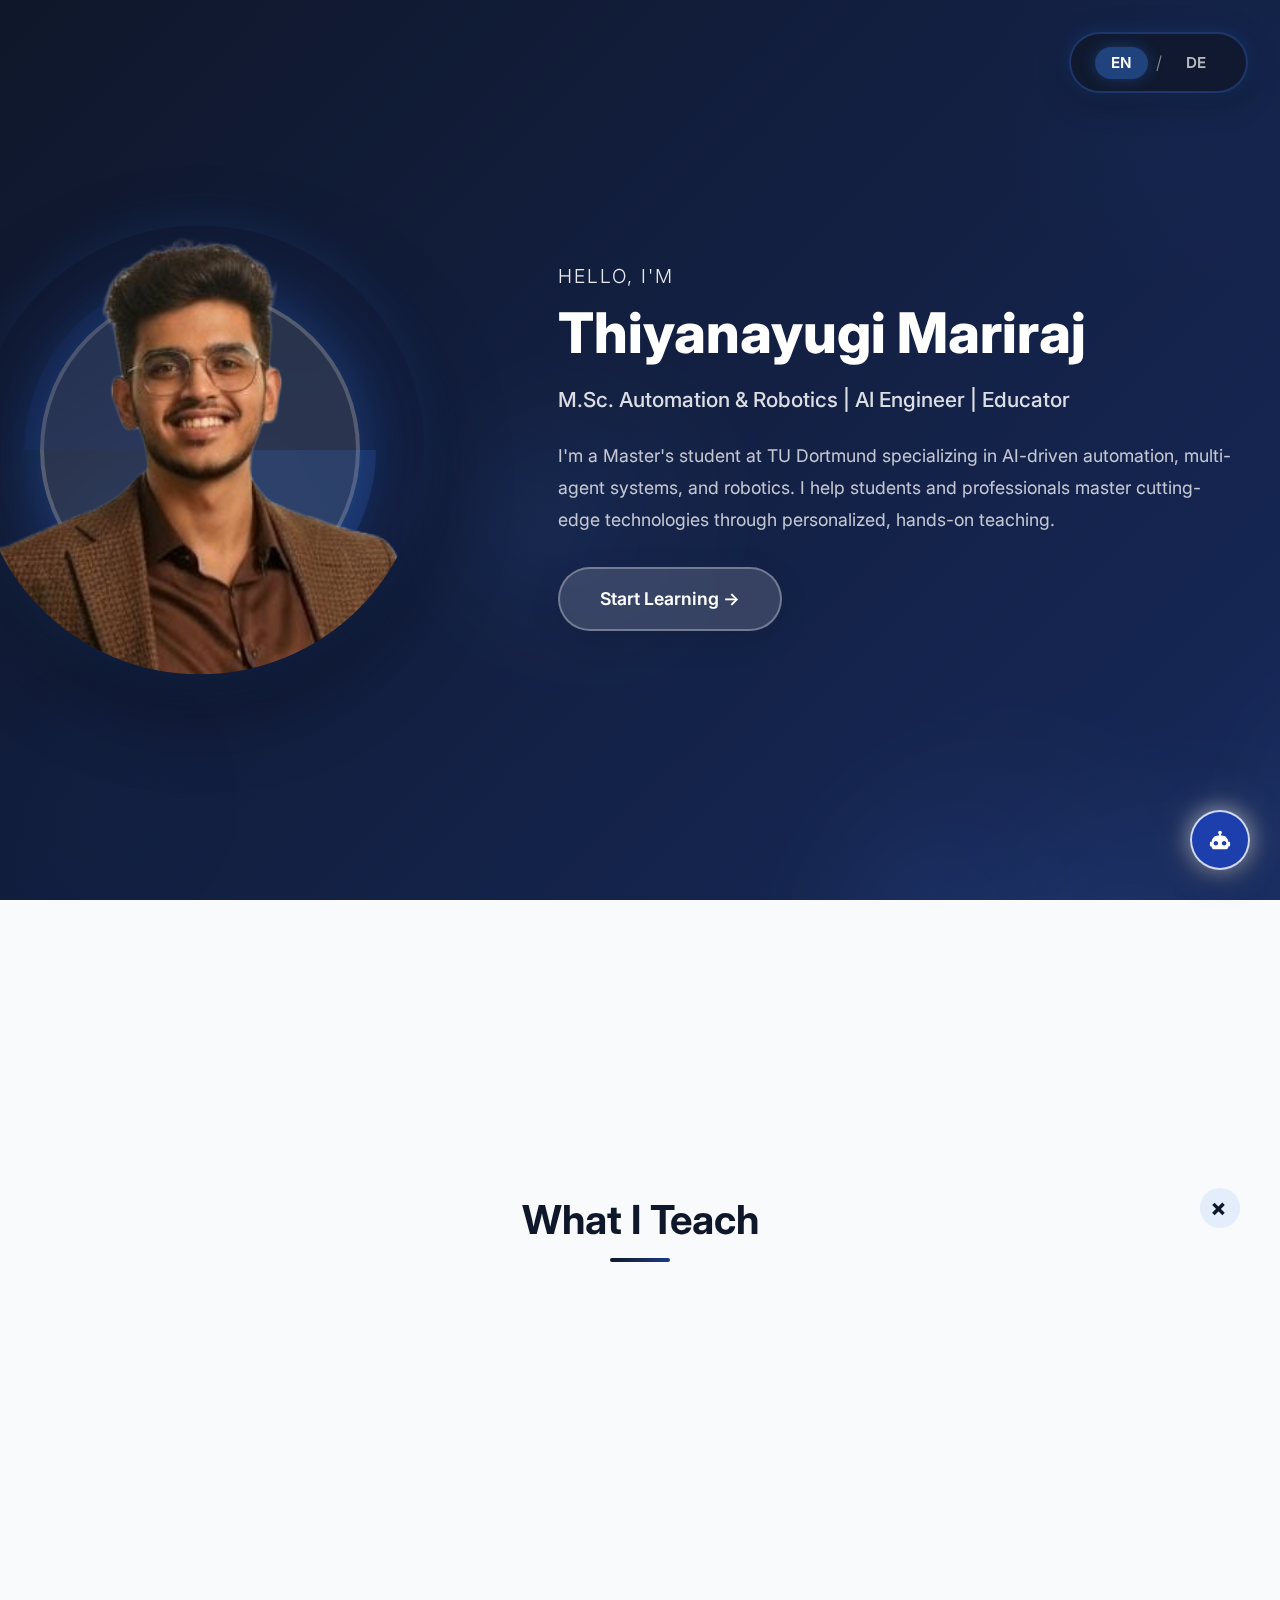
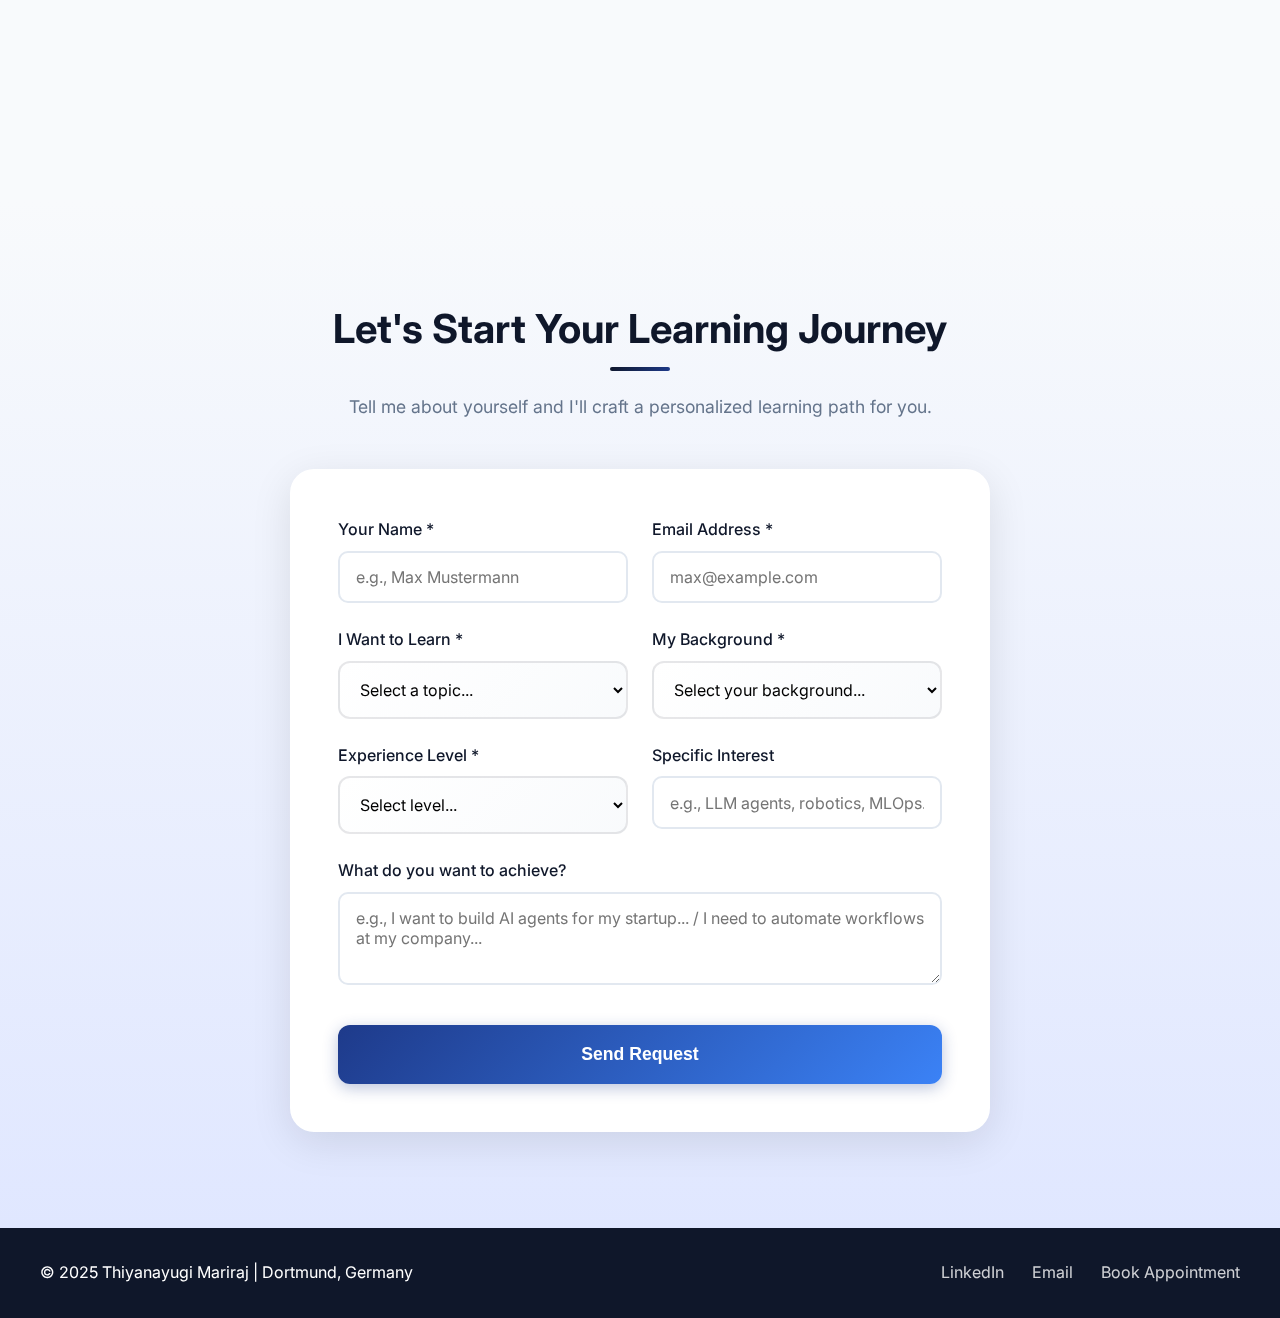
<file: frontend/index.html>
<!DOCTYPE html>
<html lang="en">

<head>
    <meta charset="UTF-8">
    <meta name="viewport" content="width=device-width, initial-scale=1.0">
    <meta name="description"
        content="Thiyanayugi Mariraj - AI & Automation Teaching. Master's student at TU Dortmund specializing in AI-driven automation, multi-agent systems, and robotics.">
    <title>Thiyanayugi Mariraj | AI & Automation Teaching</title>
    <link href="https://fonts.googleapis.com/css2?family=Inter:wght@300;400;500;600;700&display=swap" rel="stylesheet">
    <link rel="stylesheet" href="styles.css">
    <link rel="stylesheet" href="chatbot.css">
</head>

<body>
    <!-- Language Switcher -->
    <div class="language-switcher">
        <button class="lang-btn active" data-lang="en">EN</button>
        <span class="lang-separator">/</span>
        <button class="lang-btn" data-lang="de">DE</button>
    </div>

    <!-- Hero Section -->
    <section class="hero">
        <div class="hero-content">
            <div class="hero-image">
                <div class="image-placeholder">
                    <img src="profile.png" alt="Thiyanayugi Mariraj">
                </div>
            </div>
            <div class="hero-text">
                <p class="greeting">Hello, I'm</p>
                <h1>Thiyanayugi Mariraj</h1>
                <p class="tagline">M.Sc. Automation & Robotics | AI Engineer | Educator</p>
                <p class="intro">
                    I'm a Master's student at TU Dortmund specializing in AI-driven automation,
                    multi-agent systems, and robotics. I help students and professionals
                    master cutting-edge technologies through personalized, hands-on teaching.
                </p>
                <a href="#contact" class="cta-button">Start Learning →</a>
            </div>
        </div>
    </section>

    <!-- About Me Section -->
    <section class="about" id="about">
        <div class="about-container">
            <div class="about-header" onclick="toggleAbout()">
                <h2>About Me</h2>
                <span class="toggle-icon" id="about-toggle">+</span>
            </div>
            <div class="about-content" id="about-content">
                <div class="about-text">
                    <p class="intro-text">
                        With hands-on experience in both research and
                        industry,
                        I bridge the gap between cutting-edge AI research and practical engineering applications.
                    </p>

                    <div class="highlights">
                        <div class="highlight-item">
                            <div class="highlight-icon">🎓</div>
                            <div class="highlight-content">
                                <h4>Academic Excellence</h4>
                                <p>M.Sc. Automation & Robotics at TU Dortmund | B.E. Robotics & Automation from PSG
                                    College of Technology, India</p>
                            </div>
                        </div>

                        <div class="highlight-item">
                            <div class="highlight-icon">💼</div>
                            <div class="highlight-content">
                                <h4>Professional Experience</h4>
                                <p>Research Assistant at TU Dortmund's Information Processing Lab | Robotics Engineering
                                    Intern at Pricol Limited</p>
                            </div>
                        </div>

                        <div class="highlight-item">
                            <div class="highlight-icon">✅</div>
                            <div class="highlight-content">
                                <h4>Recent Achievement</h4>
                                <p>Completed Master's Thesis on 6G-enabled collaborative robotics with Graph Neural
                                    Networks for warehouse automation</p>
                            </div>
                        </div>
                    </div>

                    <div class="expertise-areas">
                        <h3>Core Competencies</h3>
                        <div class="competencies-grid">
                            <div class="competency-card">
                                <div class="competency-icon">🤖</div>
                                <h4>AI & Machine Learning</h4>
                                <ul>
                                    <li>LLM Fine-tuning & Prompt Engineering</li>
                                    <li>RAG & Vector Databases</li>
                                    <li>Multi-agent Systems (LangChain)</li>
                                    <li>Deep Learning (PyTorch/TensorFlow)</li>
                                    <li>Natural Language Processing</li>
                                </ul>
                            </div>
                            <div class="competency-card">
                                <div class="competency-icon">⚙️</div>
                                <h4>Robotics & Automation</h4>
                                <ul>
                                    <li>ROS Framework & Development</li>
                                    <li>Computer Vision & Object Detection</li>
                                    <li>Sensor Fusion & SLAM</li>
                                    <li>Path Planning & Navigation</li>
                                    <li>Industrial Automation Systems</li>
                                </ul>
                            </div>
                            <div class="competency-card">
                                <div class="competency-icon">💻</div>
                                <h4>Development & Deployment</h4>
                                <ul>
                                    <li>Python, C++, SQL</li>
                                    <li>AWS SageMaker & Cloud ML</li>
                                    <li>MLOps & Model Deployment</li>
                                    <li>Docker & Containerization</li>
                                    <li>Git, Linux, Agile Methods</li>
                                </ul>
                            </div>
                            <div class="competency-card">
                                <div class="competency-icon">🌍</div>
                                <h4>Communication</h4>
                                <ul>
                                    <li>English (Fluent/C2)</li>
                                    <li>German (B2)</li>
                                    <li>Tamil (Native)</li>
                                    <li>Technical Documentation</li>
                                    <li>Cross-functional Collaboration</li>
                                </ul>
                            </div>
                        </div>
                    </div>
                </div>
            </div>
        </div>
    </section>

        <!-- What I Teach Section -->
        <section class="services" id="services">
            <div class="services-header expanded" onclick="toggleServices()">
                <h2>What I Teach</h2>
                <span class="toggle-icon rotated" id="services-toggle">+</span>
            </div>
            
            <div class="services-content expanded" id="services-content">
                <div class="services-grid">
                    <div class="service-card">
                        <div class="icon">🔧</div>
                        <h3>Automation</h3>
                        <ul>
                            <li>Industrial Process Automation</li>
                            <li>Python Workflow Automation</li>
                            <li>PLC Programming & SCADA</li>
                            <li>Sensor Integration & IoT</li>
                        </ul>
                    </div>
                    <div class="service-card">
                        <div class="icon">🧠</div>
                        <h3>Artificial Intelligence</h3>
                        <ul>
                            <li>Large Language Models (LLMs)</li>
                            <li>Multi-Agent Systems with LangChain</li>
                            <li>Deep Learning (PyTorch/TensorFlow)</li>
                            <li>RAG Pipelines & Prompt Engineering</li>
                        </ul>
                    </div>
                </div>
            </div>
        </section>

    <!-- Contact Form Section -->
    <section class="contact" id="contact">
        <h2>Let's Start Your Learning Journey</h2>
        <p class="form-subtitle">Tell me about yourself and I'll craft a personalized learning path for you.</p>

        <form id="contact-form" class="contact-form">
            <div class="form-row">
                <div class="form-group">
                    <label for="name">Your Name *</label>
                    <input type="text" id="name" name="name" required placeholder="e.g., Max Mustermann">
                </div>
                <div class="form-group">
                    <label for="email">Email Address *</label>
                    <input type="email" id="email" name="email" required placeholder="max@example.com">
                </div>
            </div>

            <div class="form-row">
                <div class="form-group">
                    <label for="topic">I Want to Learn *</label>
                    <select id="topic" name="topic" required>
                        <option value="">Select a topic...</option>
                        <option value="automation">🔧 Automation</option>
                        <option value="ai">🤖 Artificial Intelligence</option>
                        <option value="both">⚡ Both</option>
                    </select>
                </div>
                <div class="form-group">
                    <label for="background">My Background *</label>
                    <select id="background" name="background" required>
                        <option value="">Select your background...</option>
                        <option value="student">📚 Student</option>
                        <option value="professional">💼 Working Professional</option>
                        <option value="researcher">🔬 Researcher</option>
                        <option value="hobbyist">🎯 Hobbyist/Self-learner</option>
                    </select>
                </div>
            </div>

            <div class="form-row">
                <div class="form-group">
                    <label for="experience">Experience Level *</label>
                    <select id="experience" name="experience" required>
                        <option value="">Select level...</option>
                        <option value="beginner">🌱 Beginner - Just starting out</option>
                        <option value="intermediate">🌿 Intermediate - Some experience</option>
                        <option value="advanced">🌳 Advanced - Looking to specialize</option>
                    </select>
                </div>
                <div class="form-group">
                    <label for="interest">Specific Interest</label>
                    <input type="text" id="interest" name="interest" placeholder="e.g., LLM agents, robotics, MLOps...">
                </div>
            </div>

            <div class="form-group full-width">
                <label for="goal">What do you want to achieve?</label>
                <textarea id="goal" name="goal" rows="3"
                    placeholder="e.g., I want to build AI agents for my startup... / I need to automate workflows at my company..."></textarea>
            </div>

            <button type="submit" class="submit-btn">
                <span class="button-text">Send Request</span>
                <span class="button-loading" style="display: none;">✨ Sending...</span>
            </button>
        </form>

        <div id="success-message" class="success-message" style="display: none;">
            <div class="success-icon">✉️</div>
            <h3>Thank you!</h3>
            <p>A personalized email with learning recommendations has been sent to your inbox.</p>
        </div>
    </section>

    <!-- Footer -->
    <footer>
        <div class="footer-content">
            <p>© 2025 Thiyanayugi Mariraj | Dortmund, Germany</p>
            <div class="social-links">
                <a href="https://linkedin.com/in/thiyanayugi-mariraj-a2b1b820b" target="_blank">LinkedIn</a>
                <a href="mailto:mariraj.thiyanayugi@gmail.com">Email</a>
                <a href="https://calendly.com/mariraj-thiyanayugi/30min" target="_blank">Book Appointment</a>
            </div>
        </div>
    </footer>

    <script src="liquid-glass.js"></script>
    <script src="language-switcher.js"></script>
    <script src="script.js"></script>
    <script src="chatbot.js"></script>
</body>

</html>
</file>
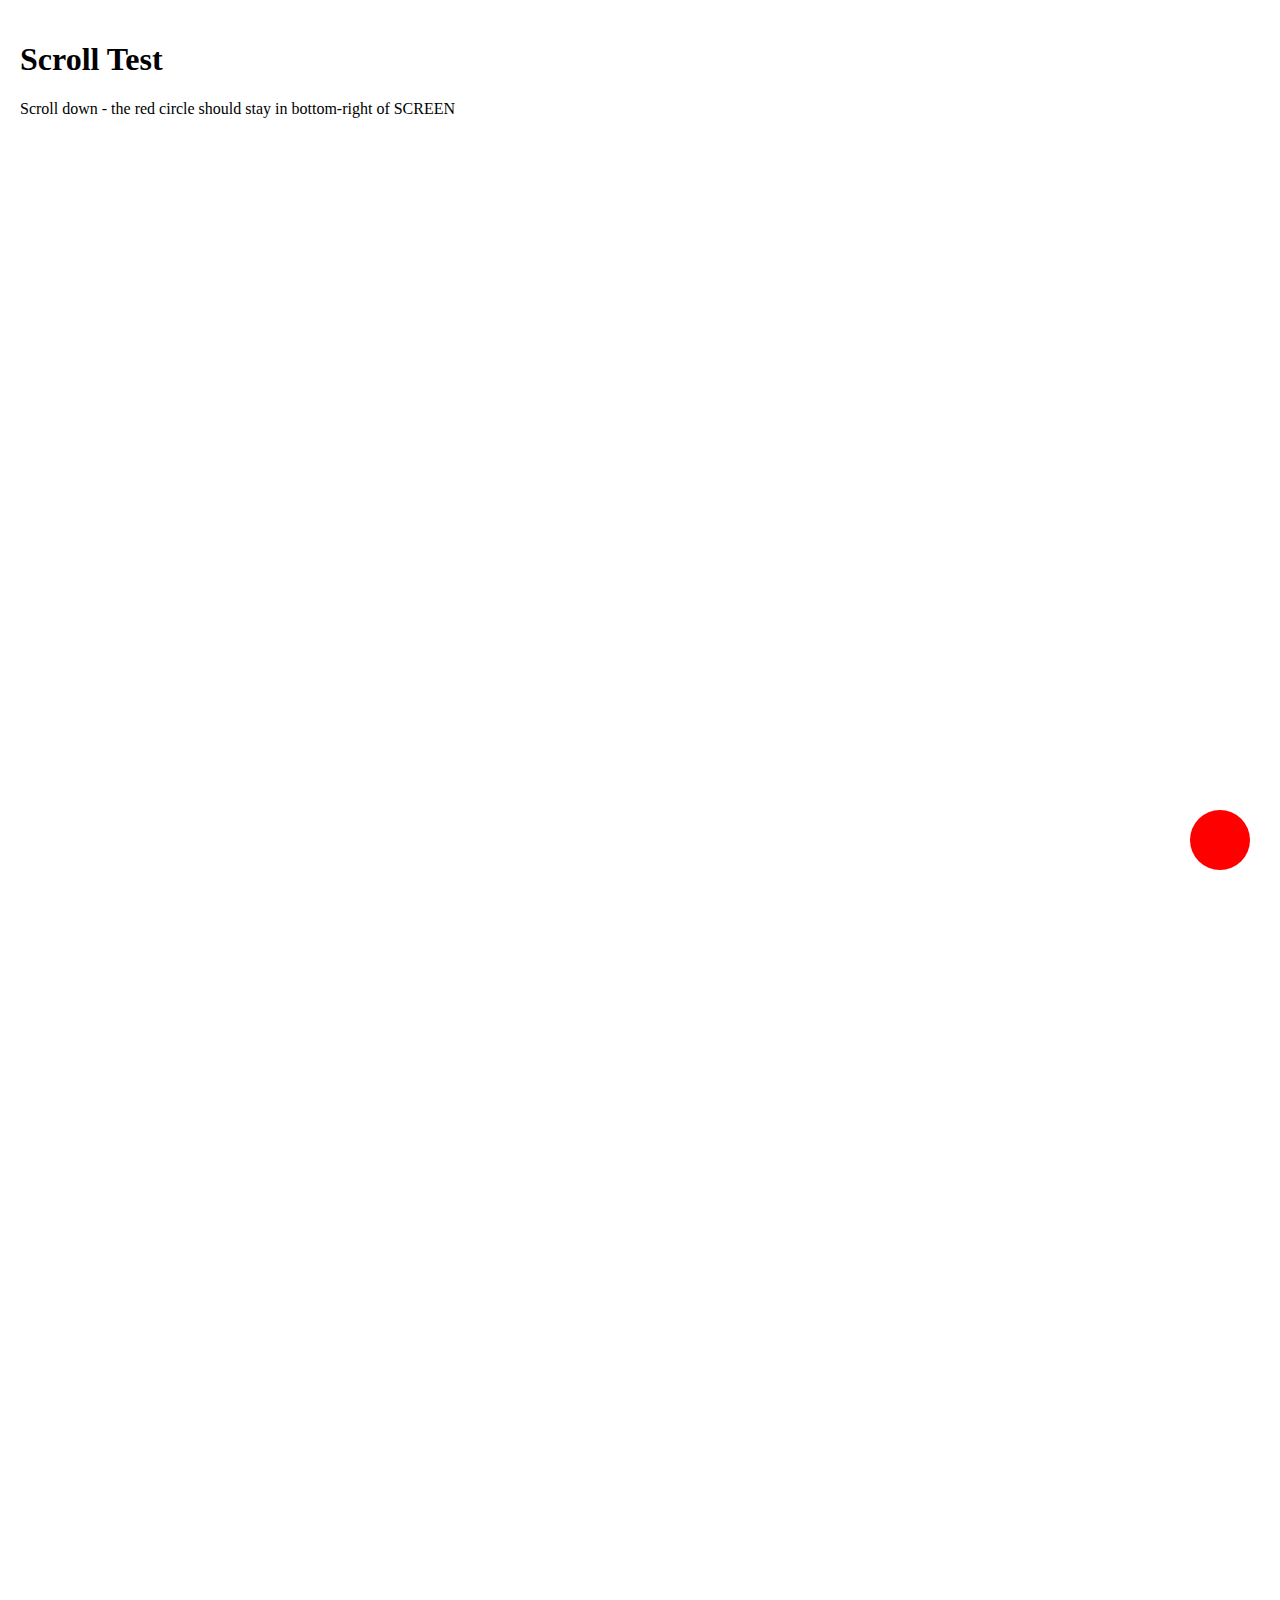
<file: frontend/test-fixed.html>
<!DOCTYPE html>
<html>
<head>
    <style>
        body {
            height: 3000px;
            margin: 0;
            padding: 20px;
        }
        .test-fixed {
            position: fixed;
            bottom: 30px;
            right: 30px;
            width: 60px;
            height: 60px;
            background: red;
            border-radius: 50%;
            z-index: 999999;
        }
    </style>
</head>
<body>
    <h1>Scroll Test</h1>
    <p>Scroll down - the red circle should stay in bottom-right of SCREEN</p>
    <div class="test-fixed"></div>
</body>
</html>
</file>
<file: frontend/styles.css>
:root {
    --primary: #0f172a;
    --primary-dark: #020617;
    --secondary: #1e3a8a;
    --accent: #3b82f6;
    --dark: #0f172a;
    --light: #f8fafc;
    --gray: #64748b;
    --gradient: linear-gradient(135deg, #0f172a 0%, #1e3a8a 100%);
}

/* Advanced Animations */
@keyframes float {
    0%, 100% { transform: translateY(0px); }
    50% { transform: translateY(-20px); }
}

@keyframes fadeInUp {
    from {
        opacity: 0;
        transform: translateY(30px);
    }
    to {
        opacity: 1;
        transform: translateY(0);
    }
}

@keyframes slideInLeft {
    from {
        opacity: 0;
        transform: translateX(-50px);
    }
    to {
        opacity: 1;
        transform: translateX(0);
    }
}

@keyframes slideInRight {
    from {
        opacity: 0;
        transform: translateX(50px);
    }
    to {
        opacity: 1;
        transform: translateX(0);
    }
}

@keyframes pulse {
    0%, 100% { transform: scale(1); }
    50% { transform: scale(1.05); }
}

@keyframes shimmer {
    0% { background-position: -1000px 0; }
    100% { background-position: 1000px 0; }
}

@keyframes rotate {
    from { transform: rotate(0deg); }
    to { transform: rotate(360deg); }
}

@keyframes gradient-shift {
    0%, 100% { background-position: 0% 50%; }
    50% { background-position: 100% 50%; }
}

@keyframes liquidBlob {
    0%, 100% {
        transform: translate(0, 0) scale(1) rotate(0deg);
        border-radius: 60% 40% 30% 70% / 60% 30% 70% 40%;
    }
    25% {
        transform: translate(30px, -50px) scale(1.1) rotate(90deg);
        border-radius: 30% 60% 70% 40% / 50% 60% 30% 60%;
    }
    50% {
        transform: translate(-20px, 20px) scale(0.9) rotate(180deg);
        border-radius: 50% 60% 30% 60% / 30% 60% 60% 50%;
    }
    75% {
        transform: translate(50px, 30px) scale(1.05) rotate(270deg);
        border-radius: 60% 40% 60% 40% / 70% 30% 50% 60%;
    }
}

@keyframes morphBlob {
    0%, 100% {
        border-radius: 60% 40% 30% 70% / 60% 30% 70% 40%;
    }
    50% {
        border-radius: 30% 60% 70% 40% / 50% 60% 30% 60%;
    }
}

* {
    margin: 0;
    padding: 0;
    box-sizing: border-box;
}

body {
    font-family: 'Inter', -apple-system, BlinkMacSystemFont, 'Segoe UI', sans-serif;
    line-height: 1.6;
    color: var(--dark);
    background: var(--light);
    overflow-x: hidden;
    position: relative;
}

/* Animated Background Particles */
body::before {
    content: '';
    position: fixed;
    top: 0;
    left: 0;
    width: 100%;
    height: 100%;
    background: 
        radial-gradient(circle at 20% 50%, rgba(30, 58, 138, 0.1) 0%, transparent 50%),
        radial-gradient(circle at 80% 80%, rgba(59, 130, 246, 0.1) 0%, transparent 50%),
        radial-gradient(circle at 40% 20%, rgba(15, 23, 42, 0.05) 0%, transparent 50%);
    animation: gradient-shift 15s ease infinite;
    background-size: 200% 200%;
    pointer-events: none;
    z-index: -1;
}

/* Language Switcher */
.language-switcher {
    position: fixed;
    top: 2rem;
    right: 2rem;
    z-index: 1000;
    display: flex;
    align-items: center;
    gap: 0.5rem;
    background: rgba(15, 23, 42, 0.85);
    backdrop-filter: blur(20px);
    padding: 0.8rem 1.5rem;
    border-radius: 50px;
    border: 2px solid rgba(59, 130, 246, 0.3);
    box-shadow: 
        0 8px 32px rgba(0, 0, 0, 0.3),
        0 0 20px rgba(59, 130, 246, 0.2);
    animation: fadeInUp 1s ease-out 1s backwards;
}

.lang-btn {
    background: none;
    border: none;
    color: rgba(255, 255, 255, 0.7);
    font-size: 0.95rem;
    font-weight: 600;
    cursor: pointer;
    padding: 0.4rem 1rem;
    border-radius: 20px;
    transition: all 0.3s;
    font-family: 'Inter', sans-serif;
}

.lang-btn:hover {
    color: white;
    background: rgba(59, 130, 246, 0.2);
}

.lang-btn.active {
    color: white;
    background: rgba(59, 130, 246, 0.4);
    box-shadow: 0 0 15px rgba(59, 130, 246, 0.3);
}

.lang-separator {
    color: rgba(255, 255, 255, 0.5);
    font-weight: 300;
    font-size: 1.1rem;
}

/* Hero Section - Advanced */
.hero {
    min-height: 100vh;
    display: flex;
    align-items: center;
    background: linear-gradient(135deg, #0f172a 0%, #1e3a8a 50%, #3b82f6 100%);
    background-size: 400% 400%;
    animation: gradient-shift 20s ease infinite;
    padding: 2rem;
    position: relative;
    overflow: hidden;
}

/* Floating geometric shapes */
.hero::before,
.hero::after {
    content: '';
    position: absolute;
    border-radius: 50%;
    opacity: 0.1;
    animation: float 6s ease-in-out infinite;
}

.hero::before {
    width: 400px;
    height: 400px;
    background: radial-gradient(circle, rgba(59, 130, 246, 0.3) 0%, transparent 70%);
    top: -100px;
    right: -100px;
    animation-delay: 0s;
}

.hero::after {
    width: 300px;
    height: 300px;
    background: radial-gradient(circle, rgba(30, 58, 138, 0.3) 0%, transparent 70%);
    bottom: -50px;
    left: -50px;
    animation-delay: 3s;
}

/* Liquid Glass Blobs */
.liquid-blob {
    position: absolute;
    width: 300px;
    height: 300px;
    background: radial-gradient(circle at 30% 50%, 
        rgba(59, 130, 246, 0.15) 0%, 
        rgba(30, 58, 138, 0.1) 50%, 
        transparent 100%);
    border-radius: 60% 40% 30% 70% / 60% 30% 70% 40%;
    filter: blur(40px);
    opacity: 0.6;
    animation: liquidBlob 20s ease-in-out infinite;
    pointer-events: none;
    mix-blend-mode: screen;
}

.liquid-blob:nth-child(2) {
    width: 400px;
    height: 400px;
    animation-duration: 25s;
    animation-delay: 2s;
}

.liquid-blob:nth-child(3) {
    width: 250px;
    height: 250px;
    animation-duration: 18s;
    animation-delay: 4s;
}

.liquid-blob:nth-child(4) {
    width: 350px;
    height: 350px;
    animation-duration: 22s;
    animation-delay: 1s;
}

.liquid-blob:nth-child(5) {
    width: 280px;
    height: 280px;
    animation-duration: 19s;
    animation-delay: 3s;
}

.hero-content {
    max-width: 1200px;
    margin: 0 auto;
    display: grid;
    grid-template-columns: 0.8fr 1.2fr;
    gap: 4rem;
    align-items: center;
    position: relative;
    z-index: 1;
}

.hero-text {
    animation: slideInLeft 1s ease-out;
}

.hero-text *,
.about-text *,
.services h2,
.service-card h3,
.contact h2,
.form-subtitle,
footer p {
    transition: opacity 0.3s ease;
}

.hero h1 {
    transition: none !important;
}

.greeting {
    font-size: 1.2rem;
    color: rgba(255,255,255,0.9);
    margin-bottom: 0.5rem;
    font-weight: 300;
    letter-spacing: 2px;
    text-transform: uppercase;
    animation: fadeInUp 0.8s ease-out;
}

.hero h1 {
    font-size: 3.5rem;
    font-weight: 800;
    margin-bottom: 1rem;
    color: white;
    animation: fadeInUp 1s ease-out 0.2s backwards;
    line-height: 1.2;
}

.tagline {
    font-size: 1.3rem;
    color: rgba(255,255,255,0.85);
    margin-bottom: 1.5rem;
    font-weight: 500;
    animation: fadeInUp 1.2s ease-out 0.4s backwards;
}

.intro {
    font-size: 1.1rem;
    color: rgba(255,255,255,0.75);
    margin-bottom: 2rem;
    line-height: 1.8;
    animation: fadeInUp 1.4s ease-out 0.6s backwards;
}

.cta-button {
    display: inline-block;
    padding: 1rem 2.5rem;
    background: rgba(255,255,255,0.15);
    color: white;
    text-decoration: none;
    border-radius: 50px;
    font-weight: 600;
    font-size: 1.1rem;
    transition: all 0.4s cubic-bezier(0.175, 0.885, 0.32, 1.275);
    border: 2px solid rgba(255,255,255,0.3);
    backdrop-filter: blur(10px);
    box-shadow: 0 8px 32px rgba(0,0,0,0.1);
    animation: fadeInUp 1.6s ease-out 0.8s backwards;
    position: relative;
    overflow: hidden;
}

.cta-button::before {
    content: '';
    position: absolute;
    top: 0;
    left: -100%;
    width: 100%;
    height: 100%;
    background: linear-gradient(90deg, transparent, rgba(255,255,255,0.2), transparent);
    transition: left 0.5s;
}

.cta-button:hover::before {
    left: 100%;
}

.cta-button:hover {
    transform: translateY(-3px) scale(1.05);
    box-shadow: 0 12px 40px rgba(59, 130, 246, 0.4);
    border-color: rgba(255,255,255,0.6);
    background: rgba(255,255,255,0.25);
}

.hero-image {
    display: flex;
    justify-content: flex-start;
    animation: slideInRight 1s ease-out 0.5s backwards;
    position: relative;
}

.image-placeholder {
    width: 320px;
    height: 320px;
    border-radius: 50%;
    background: rgba(255, 255, 255, 0.1);
    border: 4px solid rgba(255,255,255,0.2);
    overflow: visible;
    display: flex;
    align-items: center;
    justify-content: center;
    backdrop-filter: blur(20px);
    position: relative;
    animation: float 6s ease-in-out infinite;
    box-shadow: 
        0 0 60px rgba(59, 130, 246, 0.3),
        0 0 100px rgba(30, 58, 138, 0.2);
}

.image-placeholder::before {
    content: '';
    position: absolute;
    inset: -20px;
    border-radius: 50%;
    background: conic-gradient(
        from 0deg,
        transparent 0deg 90deg,
        rgba(59, 130, 246, 0.3) 90deg 180deg,
        transparent 180deg 270deg,
        rgba(30, 58, 138, 0.3) 270deg 360deg
    );
    animation: rotate 8s linear infinite;
    opacity: 0.5;
}

.image-placeholder img {
    width: 120%;
    height: 120%;
    object-fit: cover;
    border-radius: 50%;
    transform: scale(1.2);
    box-shadow: 
        0 25px 70px rgba(0,0,0,0.4),
        0 0 40px rgba(59, 130, 246, 0.2);
    position: relative;
    z-index: 2;
    transition: transform 0.5s cubic-bezier(0.175, 0.885, 0.32, 1.275);
}

.image-placeholder:hover img {
    transform: scale(1.25);
}

.placeholder-icon {
    font-size: 5rem;
    opacity: 0.6;
}

/* About Section */
.about {
    padding: 6rem 2rem 3rem 2rem;
    background: var(--light);
}

.about-container {
    max-width: 1200px;
    margin: 0 auto;
    width: 100%;
}

.about-header,
.services-header {
    cursor: pointer;
    user-select: none;
    padding: 0;
    margin-bottom: 3rem;
    transition: all 0.3s;
    text-align: center;
    position: relative;
    max-width: 1200px;
    margin-left: auto;
    margin-right: auto;
}

.about h2,
.services h2 {
    font-size: 2.5rem;
    color: var(--dark);
    margin: 0 auto;
    position: relative;
    display: block;
    width: fit-content;
}

.about h2::after,
.services h2::after {
    content: '';
    position: absolute;
    bottom: -10px;
    left: 50%;
    transform: translateX(-50%);
    width: 60px;
    height: 4px;
    background: var(--gradient);
    border-radius: 2px;
}

.toggle-icon {
    font-size: 1.8rem;
    font-weight: bold;
    color: var(--primary);
    background: rgba(59, 130, 246, 0.1);
    width: 40px;
    height: 40px;
    display: flex;
    align-items: center;
    justify-content: center;
    border-radius: 50%;
    transition: all 0.3s;
    position: absolute;
    right: 0;
    top: 0;
}

.toggle-icon:hover {
    background: rgba(59, 130, 246, 0.2);
    transform: scale(1.1);
}

.toggle-icon.rotated {
    transform: rotate(45deg);
}

.about-content {
    max-height: 0;
    overflow: hidden;
    transition: max-height 0.5s ease-in-out, opacity 0.3s ease-in-out;
    opacity: 0;
}

.about-content.expanded {
    max-height: 2000px;
    opacity: 1;
}

.about-text {
    background: rgba(255, 255, 255, 0.7);
    backdrop-filter: blur(20px);
    padding: 3rem;
    border-radius: 20px;
    box-shadow: 
        0 8px 32px rgba(0, 0, 0, 0.1),
        0 0 20px rgba(59, 130, 246, 0.05);
    margin-top: 2rem;
    border: 1px solid rgba(255, 255, 255, 0.5);
}

.intro-text {
    font-size: 1.1rem;
    line-height: 1.8;
    color: var(--dark);
    margin-bottom: 2.5rem;
}

.highlights {
    margin-bottom: 2.5rem;
}

.highlight-item {
    display: flex;
    gap: 1.5rem;
    margin-bottom: 2rem;
    padding: 1.5rem;
    background: var(--light);
    border-radius: 12px;
    transition: transform 0.3s;
}

.highlight-item:hover {
    transform: translateX(5px);
}

.highlight-icon {
    font-size: 2.5rem;
    flex-shrink: 0;
}

.highlight-content h4 {
    color: var(--primary);
    margin-bottom: 0.5rem;
    font-size: 1.1rem;
}

.highlight-content p {
    color: var(--gray);
    line-height: 1.6;
}

.expertise-areas {
    margin-top: 2.5rem;
}

.expertise-areas h3 {
    color: var(--dark);
    margin-bottom: 2rem;
    font-size: 1.8rem;
    text-align: center;
}

.competencies-grid {
    display: grid;
    grid-template-columns: repeat(2, 1fr);
    gap: 2rem;
}

.competency-card {
    background: linear-gradient(135deg, rgba(30, 64, 175, 0.05) 0%, rgba(59, 130, 246, 0.05) 100%);
    padding: 2rem;
    border-radius: 16px;
    border: 2px solid rgba(30, 64, 175, 0.1);
    transition: all 0.3s;
    position: relative;
    overflow: hidden;
}

.competency-card::before {
    content: '';
    position: absolute;
    top: 0;
    left: 0;
    width: 4px;
    height: 100%;
    background: var(--gradient);
    opacity: 0;
    transition: opacity 0.3s;
}

.competency-card:hover {
    transform: translateY(-5px);
    box-shadow: 0 10px 30px rgba(30, 64, 175, 0.15);
    border-color: var(--primary);
}

.competency-card:hover::before {
    opacity: 1;
}

.competency-icon {
    font-size: 3rem;
    margin-bottom: 1rem;
    text-align: center;
}

.competency-card h4 {
    color: var(--primary);
    font-size: 1.3rem;
    margin-bottom: 1rem;
    text-align: center;
}

.competency-card ul {
    list-style: none;
    padding: 0;
    margin: 0;
}

.competency-card li {
    color: var(--dark);
    padding: 0.5rem 0;
    padding-left: 1.5rem;
    position: relative;
    line-height: 1.6;
}

.competency-card li::before {
    content: '▸';
    position: absolute;
    left: 0;
    color: var(--primary);
    font-weight: bold;
}

@media (max-width: 768px) {
    .competencies-grid {
        grid-template-columns: 1fr;
    }
}

/* Services Section - Enhanced */
.services {
    padding: 2rem 2rem 2rem 2rem;
    background: var(--light);
    position: relative;
}

.services h2 {
    text-align: center;
    font-size: 2.5rem;
    margin: 0 auto;
    color: var(--dark);
    position: relative;
    display: block;
    width: fit-content;
}

.services h2::after {
    content: '';
    position: absolute;
    bottom: -10px;
    left: 50%;
    transform: translateX(-50%);
    width: 60px;
    height: 4px;
    background: var(--gradient);
    border-radius: 2px;
}

.services-content {
    max-height: 0;
    overflow: hidden;
    transition: max-height 0.5s ease-in-out, opacity 0.3s ease-in-out;
    opacity: 0;
}

.services-content.expanded {
    max-height: 2000px;
    opacity: 1;
}

.services-grid {
    max-width: 1000px;
    margin: 0 auto;
    display: grid;
    grid-template-columns: repeat(2, 1fr);
    gap: 2.5rem;
}

.service-card {
    background: white;
    padding: 2.5rem;
    border-radius: 20px;
    box-shadow: 0 10px 40px rgba(0,0,0,0.08);
    transition: all 0.5s cubic-bezier(0.175, 0.885, 0.32, 1.275);
    position: relative;
    overflow: hidden;
    border: 1px solid rgba(15, 23, 42, 0.1);
}

.service-card::before {
    content: '';
    position: absolute;
    top: 0;
    left: 0;
    width: 100%;
    height: 100%;
    background: var(--gradient);
    opacity: 0;
    transition: opacity 0.5s;
    z-index: 0;
}

.service-card:hover::before {
    opacity: 0.05;
}

.service-card:hover {
    transform: translateY(-15px) scale(1.02);
    box-shadow: 
        0 20px 60px rgba(15, 23, 42, 0.15),
        0 0 40px rgba(59, 130, 246, 0.1);
    border-color: rgba(59, 130, 246, 0.3);
}

.service-card > * {
    position: relative;
    z-index: 1;
}

.icon {
    font-size: 3.5rem;
    margin-bottom: 1.5rem;
    display: inline-block;
    animation: pulse 2s ease-in-out infinite;
    filter: drop-shadow(0 4px 8px rgba(0,0,0,0.1));
}

.service-card:hover .icon {
    animation: float 2s ease-in-out infinite;
}

.service-card h3 {
    font-size: 1.8rem;
    margin-bottom: 1.5rem;
    color: var(--dark);
    font-weight: 700;
}

.service-card ul {
    list-style: none;
    margin-bottom: 1.5rem;
}

.service-card li {
    padding: 0.6rem 0;
    padding-left: 1.8rem;
    position: relative;
    color: var(--gray);
    transition: all 0.3s;
}

.service-card li::before {
    content: '▸';
    position: absolute;
    left: 0;
    color: var(--accent);
    font-weight: bold;
    transition: all 0.3s;
}

.service-card:hover li::before {
    left: 5px;
}

.card-tag {
    display: inline-block;
    padding: 0.5rem 1.2rem;
    background: linear-gradient(135deg, rgba(15, 23, 42, 0.05) 0%, rgba(30, 58, 138, 0.05) 100%);
    color: var(--primary);
    border-radius: 20px;
    font-size: 0.85rem;
    font-weight: 600;
    border: 1px solid rgba(15, 23, 42, 0.1);
    transition: all 0.3s;
}

.service-card:hover .card-tag {
    background: var(--gradient);
    color: white;
    border-color: transparent;
    transform: scale(1.05);
}

/* Contact Form */
.contact {
    padding: 6rem 2rem;
    background: linear-gradient(180deg, var(--light) 0%, #e0e7ff 100%);
}

.contact h2 {
    text-align: center;
    font-size: 2.5rem;
    margin-bottom: 2rem;
    position: relative;
    display: inline-block;
    left: 50%;
    transform: translateX(-50%);
    color: var(--dark);
}

.contact h2::after {
    content: '';
    position: absolute;
    bottom: -10px;
    left: 50%;
    transform: translateX(-50%);
    width: 60px;
    height: 4px;
    background: var(--gradient);
    border-radius: 2px;
}

.form-subtitle {
    text-align: center;
    color: var(--gray);
    margin-bottom: 3rem;
    font-size: 1.1rem;
}

.contact-form {
    max-width: 700px;
    margin: 0 auto;
    background: white;
    padding: 3rem;
    border-radius: 24px;
    box-shadow: 0 10px 40px rgba(0, 0, 0, 0.1);
    transition: all 0.4s cubic-bezier(0.4, 0, 0.2, 1);
}

.contact-form:focus-within {
    transform: scale(1.02);
    box-shadow: 
        0 15px 50px rgba(0, 0, 0, 0.15),
        0 0 30px rgba(59, 130, 246, 0.1);
}

.form-row {
    display: grid;
    grid-template-columns: 1fr 1fr;
    gap: 1.5rem;
    margin-bottom: 1.5rem;
}

.form-group {
    display: flex;
    flex-direction: column;
    transition: transform 0.3s cubic-bezier(0.4, 0, 0.2, 1);
}

.form-group:focus-within {
    transform: scale(1.02);
}

.form-group.full-width {
    grid-column: 1 / -1;
    margin-bottom: 1.5rem;
}

.form-group label {
    font-weight: 500;
    margin-bottom: 0.5rem;
    color: var(--dark);
    transition: all 0.3s ease;
    display: block;
}

.form-group input,
.form-group textarea {
    padding: 0.9rem 1rem;
    border: 2px solid #e2e8f0;
    border-radius: 10px;
    font-size: 1rem;
    font-family: inherit;
    transition: all 0.3s cubic-bezier(0.4, 0, 0.2, 1);
    background: white;
    position: relative;
}

/* Animated cursor effect */
.form-group input:focus,
.form-group textarea:focus {
    outline: none;
    border-color: var(--primary);
    box-shadow: 
        0 0 0 3px rgba(59, 130, 246, 0.1),
        0 4px 12px rgba(59, 130, 246, 0.15);
    transform: translateY(-2px);
    background: linear-gradient(to bottom, #ffffff 0%, #f8fafc 100%);
    caret-color: var(--primary);
}

/* Smooth cursor shrink animation */
@keyframes cursorShrink {
    0%, 100% {
        transform: scaleY(1);
    }
    50% {
        transform: scaleY(0.6);
    }
}

.form-group input:focus::after,
.form-group textarea:focus::after {
    animation: cursorShrink 1s ease-in-out infinite;
}

/* Typing animation effect */
.form-group input:not(:placeholder-shown),
.form-group textarea:not(:placeholder-shown) {
    border-color: rgba(59, 130, 246, 0.5);
    box-shadow: 0 0 0 1px rgba(59, 130, 246, 0.1);
}

/* Label animation on focus */
.form-group:focus-within label {
    color: var(--primary);
    transform: translateX(3px);
}

.form-group textarea {
    resize: vertical;
    min-height: 80px;
}

.contact select {
    width: 100%;
    padding: 1rem;
    border: 2px solid rgba(15, 23, 42, 0.1);
    border-radius: 12px;
    font-size: 1rem;
    font-family: 'Inter', sans-serif;
    background: linear-gradient(135deg, rgba(255, 255, 255, 0.9) 0%, rgba(248, 250, 252, 0.9) 100%);
    backdrop-filter: blur(10px);
    transition: all 0.3s cubic-bezier(0.4, 0, 0.2, 1);
    cursor: pointer;
}

.contact select:hover {
    border-color: rgba(59, 130, 246, 0.3);
    transform: translateY(-1px);
    box-shadow: 0 2px 8px rgba(59, 130, 246, 0.1);
}

.contact select:focus {
    outline: none;
    border-color: var(--accent);
    box-shadow: 
        0 0 0 3px rgba(59, 130, 246, 0.1),
        0 4px 12px rgba(59, 130, 246, 0.15);
    background: white;
    transform: translateY(-2px);
}

.submit-btn {
    width: 100%;
    padding: 1.2rem 2rem;
    background: linear-gradient(135deg, #1e3a8a 0%, #3b82f6 100%);
    color: white;
    border: none;
    border-radius: 12px;
    font-size: 1.1rem;
    font-weight: 600;
    cursor: pointer;
    transition: all 0.3s ease;
    margin-top: 1rem;
    box-shadow: 0 4px 15px rgba(30, 58, 138, 0.3);
    position: relative;
    overflow: hidden;
}

.submit-btn::after {
    content: '';
    position: absolute;
    top: 50%;
    left: 50%;
    width: 0;
    height: 0;
    border-radius: 50%;
    background: rgba(255, 255, 255, 0.3);
    transform: translate(-50%, -50%);
    transition: width 0.6s, height 0.6s;
}

.submit-btn:hover {
    transform: translateY(-2px);
    box-shadow: 0 8px 25px rgba(30, 58, 138, 0.4);
    background: linear-gradient(135deg, #1e3a8a 0%, #60a5fa 100%);
}

.submit-btn:hover::after {
    width: 300px;
    height: 300px;
}

.submit-btn:active {
    transform: translateY(0);
    box-shadow: 0 2px 10px rgba(30, 58, 138, 0.3);
}

.submit-btn:disabled {
    opacity: 0.7;
    cursor: not-allowed;
    transform: none;
}

.success-message {
    max-width: 500px;
    margin: 0 auto;
    text-align: center;
    background: white;
    padding: 3rem;
    border-radius: 24px;
    box-shadow: 0 10px 40px rgba(0, 0, 0, 0.1);
    animation: fadeInScale 0.5s ease-out;
}

.success-icon {
    font-size: 4rem;
    margin-bottom: 1rem;
}

.success-message h3 {
    font-size: 1.8rem;
    color: var(--primary);
    margin-bottom: 0.5rem;
}

/* Footer */
footer {
    background: var(--dark);
    color: white;
    padding: 2rem;
}

.footer-content {
    max-width: 1200px;
    margin: 0 auto;
    display: flex;
    justify-content: space-between;
    align-items: center;
}

.social-links a {
    color: white;
    text-decoration: none;
    margin-left: 1.5rem;
    opacity: 0.8;
    transition: opacity 0.3s;
}

.social-links a:hover {
    opacity: 1;
}

/* Animations */
@keyframes fadeInUp {
    from {
        opacity: 0;
        transform: translateY(20px);
    }

    to {
        opacity: 1;
        transform: translateY(0);
    }
}

@keyframes fadeIn {
    from {
        opacity: 0;
    }

    to {
        opacity: 1;
    }
}

@keyframes fadeInScale {
    from {
        opacity: 0;
        transform: scale(0.9);
    }

    to {
        opacity: 1;
        transform: scale(1);
    }
}

/* Responsive */
@media (max-width: 768px) {
    /* Hero Section */
    .hero {
        padding: 4rem 1.5rem;
        min-height: auto;
    }

    .hero-content {
        grid-template-columns: 1fr;
        text-align: center;
        gap: 2rem;
    }

    .hero h1 {
        font-size: 2.2rem;
        line-height: 1.3;
    }

    .tagline {
        font-size: 1.1rem;
    }

    .hero .intro {
        font-size: 1rem;
    }

    .hero-image {
        order: -1;
    }

    .image-placeholder {
        width: 180px;
        height: 180px;
        margin: 0 auto;
    }

    .placeholder-icon {
        font-size: 4rem;
    }

    .cta-button {
        padding: 0.9rem 2rem;
        font-size: 1rem;
    }

    /* About Section */
    .about {
        padding: 4rem 1.5rem 2rem 1.5rem;
    }

    .about h2 {
        font-size: 2rem;
    }

    .about-text {
        padding: 1.5rem;
        font-size: 0.95rem;
    }

    .highlight-grid {
        grid-template-columns: 1fr;
        gap: 1.5rem;
    }

    .highlight-item h4 {
        font-size: 1.1rem;
    }

    /* Competencies */
    .competencies-grid {
        grid-template-columns: 1fr;
        gap: 1.5rem;
    }

    .competency-card {
        padding: 1.5rem;
    }

    /* Services */
    .services {
        padding: 4rem 1.5rem;
    }

    .services h2 {
        font-size: 2rem;
    }

    .services-grid {
        grid-template-columns: 1fr;
        gap: 2rem;
    }

    .service-card {
        padding: 2rem;
    }

    .service-card h3 {
        font-size: 1.5rem;
    }

    .icon {
        font-size: 3rem;
    }

    /* Contact Form */
    .contact {
        padding: 4rem 1.5rem;
    }

    .contact h2 {
        font-size: 2rem;
    }

    .contact-form {
        padding: 2rem 1.5rem;
    }

    .form-row {
        grid-template-columns: 1fr;
        gap: 1.5rem;
    }

    .form-group label {
        font-size: 0.95rem;
    }

    .form-group input,
    .form-group textarea,
    .contact select {
        font-size: 16px; /* Prevents zoom on iOS */
        padding: 0.9rem;
    }

    .submit-btn {
        width: 100%;
        padding: 1rem;
        font-size: 1.1rem;
    }

    /* Language Switcher */
    .language-switcher {
        top: 1rem;
        right: 1rem;
        padding: 0.6rem 1rem;
        font-size: 0.9rem;
    }

    /* Footer */
    .footer-content {
        flex-direction: column;
        gap: 1rem;
        text-align: center;
    }

    .social-links {
        justify-content: center;
    }

    .social-links a {
        margin-left: 0;
        margin-right: 1rem;
        font-size: 0.9rem;
    }

    /* Disable hover effects on mobile */
    .service-card:hover {
        transform: none;
    }

    .competency-card:hover {
        transform: none;
    }

    /* Better touch targets */
    a, button {
        min-height: 44px;
        min-width: 44px;
    }
}

/* Extra small devices (phones, less than 480px) */
@media (max-width: 480px) {
    .hero h1 {
        font-size: 1.8rem;
    }

    .tagline {
        font-size: 1rem;
    }

    .about h2,
    .services h2,
    .contact h2 {
        font-size: 1.8rem;
    }

    .contact-form {
        padding: 1.5rem 1rem;
    }

    .service-card,
    .competency-card {
        padding: 1.5rem;
    }

    .icon {
        font-size: 2.5rem;
    }
}
</file>
<file: frontend/chatbot.css>
/* AI Chatbot Widget Styles */
/* AI Chatbot Widget Styles */
.chatbot-container {
    position: fixed !important;
    bottom: 30px;
    right: 30px;
    z-index: 2147483647 !important; /* Maximum z-index */
    font-family: 'Segoe UI', Tahoma, Geneva, Verdana, sans-serif;
    pointer-events: auto !important;
    /* Removed transform: none to allow moving */
    will-change: transform;
    backface-visibility: visible !important;
    -webkit-backface-visibility: visible !important;
    /* Ensure container has size for dragging but doesn't block clicks outside */
    width: 60px;
    height: 60px;
}

/* Toggle Button */
.chatbot-button {
    width: 60px;
    height: 60px;
    border-radius: 50%;
    background: rgba(30, 64, 175, 0.95);
    backdrop-filter: blur(20px) saturate(180%);
    -webkit-backdrop-filter: blur(20px) saturate(180%);
    border: 2px solid rgba(255, 255, 255, 0.8); /* Changed to white */
    cursor: grab; /* Show grab cursor */
    box-shadow: 
        0 8px 32px rgba(0, 0, 0, 0.3),
        0 0 20px rgba(255, 255, 255, 0.5), /* Changed to white glow */
        0 0 40px rgba(255, 255, 255, 0.3); /* Changed to white glow */
    display: flex;
    align-items: center;
    justify-content: center;
    transition: all 0.4s cubic-bezier(0.19, 1, 0.22, 1);
    position: absolute; /* Changed to absolute */
    bottom: 0;
    right: 0;
    z-index: 2147483649; /* Higher than window initially */
}

.chatbot-button:active {
    cursor: grabbing;
}

/* ... (hover and active states remain same) ... */
.chatbot-button:hover {
    transform: scale(1.1);
    background: rgba(30, 64, 175, 1);
    box-shadow: 
        0 12px 40px rgba(0, 0, 0, 0.35),
        0 0 30px rgba(255, 255, 255, 0.6), /* Stronger white glow */
        0 0 50px rgba(255, 255, 255, 0.4); /* Stronger white glow */
    border-color: rgba(255, 255, 255, 1);
}
/* Chat Window - Morphing Animation */
.chatbot-window {
    position: absolute !important; /* Changed from fixed to absolute */
    bottom: 0;
    right: 0;
    width: 60px; /* Start as button size */
    height: 60px; /* Start as button size */
    /* ... rest of styles ... */
    background: rgba(255, 255, 255, 0.98);
    backdrop-filter: blur(20px);
    border-radius: 50%; /* Start round */
    box-shadow: 0 20px 60px rgba(0, 0, 0, 0.2);
    display: flex;
    flex-direction: column;
    overflow: hidden;
    border: 1px solid rgba(59, 130, 246, 0.2);
    z-index: 2147483648;
    
    /* Morphing Properties */
    opacity: 0;
    visibility: hidden;
    pointer-events: none;
    transform-origin: bottom right;
    transition: 
        width 0.5s cubic-bezier(0.19, 1, 0.22, 1),
        height 0.5s cubic-bezier(0.19, 1, 0.22, 1),
        border-radius 0.5s cubic-bezier(0.19, 1, 0.22, 1),
        bottom 0.5s cubic-bezier(0.19, 1, 0.22, 1),
        right 0.5s cubic-bezier(0.19, 1, 0.22, 1),
        opacity 0.3s ease,
        visibility 0.3s ease;
}

.chatbot-window.active {
    width: 380px;
    height: 550px;
    bottom: 20px;
    right: 30px;
    border-radius: 20px;
    opacity: 1;
    visibility: visible;
    pointer-events: auto;
}


/* Mobile-specific styles */
@media (max-width: 768px) {
    .chatbot-container {
        bottom: 20px;
        right: 20px;
        cursor: pointer; /* Remove grab cursor on mobile */
    }
    
    .chatbot-window.active {
        width: calc(100vw - 40px);
        height: calc(100vh - 120px);
        bottom: auto !important;
        right: auto !important;
        left: 20px !important;
        top: 20px !important;
        max-width: none;
        transform: none !important; /* Prevent any transform on mobile */
    }
    
    .chatbot-header {
        cursor: default; /* Remove grab cursor from header on mobile */
    }
}

/* Smart positioning based on widget location (desktop only) */
@media (min-width: 769px) {
    .chatbot-window.position-top-left {
        bottom: 80px !important;
        right: 0px !important;
        transform-origin: bottom right;
    }

    .chatbot-window.position-top-right {
        bottom: 80px !important;
        right: auto !important;
        left: 0px !important;
        transform-origin: bottom left;
    }

    .chatbot-window.position-bottom-left {
        bottom: auto !important;
        top: 80px !important;
        right: 0px !important;
        transform-origin: top right;
    }

    .chatbot-window.position-bottom-right {
        bottom: auto !important;
        top: 80px !important;
        right: auto !important;
        left: 0px !important;
        transform-origin: top left;
    }
}

/* Fade in content with delay */
.chatbot-window > * {
    opacity: 0;
    transition: opacity 0.3s ease;
    transition-delay: 0.1s;
}

.chatbot-window.active > * {
    opacity: 1;
    transition-delay: 0.2s;
}

.chatbot-header {
    background: linear-gradient(135deg, #1e40af 0%, #3b82f6 100%);
    padding: 20px;
    color: white;
    display: flex;
    align-items: center;
    justify-content: space-between;
}

.chatbot-header-info {
    display: flex;
    align-items: center;
    gap: 12px;
}

.chatbot-avatar {
    width: 40px;
    height: 40px;
    border-radius: 50%;
    background: rgba(255, 255, 255, 0.2);
    display: flex;
    align-items: center;
    justify-content: center;
    font-size: 20px;
    border: 2px solid rgba(255, 255, 255, 0.3);
    overflow: hidden; /* Crop image within circle */
}

.chatbot-title h3 {
    margin: 0;
    font-size: 16px;
    font-weight: 600;
}

.chatbot-title p {
    margin: 2px 0 0 0;
    font-size: 12px;
    opacity: 0.9;
}

.chatbot-close {
    background: none;
    border: none;
    color: white;
    cursor: pointer;
    font-size: 24px;
    width: 30px;
    height: 30px;
    display: flex;
    align-items: center;
    justify-content: center;
    border-radius: 50%;
    transition: background 0.2s;
}

.chatbot-close:hover {
    background: rgba(255, 255, 255, 0.2);
}

.chatbot-messages {
    flex: 1;
    overflow-y: auto;
    padding: 20px;
    display: flex;
    flex-direction: column;
    gap: 16px;
    background: #f8fafc;
}

.chatbot-messages::-webkit-scrollbar {
    width: 6px;
}

.chatbot-messages::-webkit-scrollbar-track {
    background: transparent;
}

.chatbot-messages::-webkit-scrollbar-thumb {
    background: #cbd5e1;
    border-radius: 3px;
}

.message {
    display: flex;
    gap: 10px;
    animation: fadeIn 0.3s ease;
}

@keyframes fadeIn {
    from { opacity: 0; transform: translateY(10px); }
    to { opacity: 1; transform: translateY(0); }
}

.message.user {
    flex-direction: row-reverse;
}

.message-avatar {
    width: 32px;
    height: 32px;
    border-radius: 50%;
    flex-shrink: 0;
    display: flex;
    align-items: center;
    justify-content: center;
    font-size: 16px;
    overflow: hidden; /* Crop image within circle */
}

.message.bot .message-avatar {
    background: linear-gradient(135deg, #1e40af 0%, #3b82f6 100%);
    color: white;
}

.message.user .message-avatar {
    background: #e2e8f0;
}

.message-content {
    max-width: 75%;
    padding: 12px 16px;
    border-radius: 16px;
    line-height: 1.5;
    font-size: 14px;
}

.message.bot .message-content {
    background: white;
    color: #1e293b;
    border-bottom-left-radius: 4px;
    box-shadow: 0 2px 8px rgba(0, 0, 0, 0.08);
}

.message.user .message-content {
    background: linear-gradient(135deg, #1e40af 0%, #3b82f6 100%);
    color: white;
    border-bottom-right-radius: 4px;
}

.message-time {
    font-size: 11px;
    opacity: 0.6;
    margin-top: 4px;
}

.typing-indicator {
    display: flex;
    gap: 4px;
    padding: 12px 16px;
}

.typing-dot {
    width: 8px;
    height: 8px;
    border-radius: 50%;
    background: #94a3b8;
    animation: typing 1.4s infinite;
}

.typing-dot:nth-child(2) {
    animation-delay: 0.2s;
}

.typing-dot:nth-child(3) {
    animation-delay: 0.4s;
}

@keyframes typing {
    0%, 60%, 100% { transform: translateY(0); }
    30% { transform: translateY(-10px); }
}

.chatbot-input-area {
    padding: 16px;
    background: white;
    border-top: 1px solid #e2e8f0;
}

.chatbot-suggestions {
    display: flex;
    gap: 8px;
    margin-bottom: 12px;
    flex-wrap: wrap;
}

.suggestion-chip {
    padding: 6px 12px;
    background: #f1f5f9;
    border: 1px solid #e2e8f0;
    border-radius: 16px;
    font-size: 12px;
    color: #475569;
    cursor: pointer;
    transition: all 0.2s;
}

.suggestion-chip:hover {
    background: #e2e8f0;
    border-color: #3b82f6;
    color: #1e40af;
}

.chatbot-input-wrapper {
    display: flex;
    gap: 8px;
    align-items: center;
}

.chatbot-input {
    flex: 1;
    padding: 12px 16px;
    border: 2px solid #e2e8f0;
    border-radius: 24px;
    font-size: 14px;
    outline: none;
    transition: border-color 0.2s;
    font-family: inherit;
}

.chatbot-input:focus {
    border-color: #3b82f6;
}

.chatbot-send {
    width: 40px;
    height: 40px;
    border-radius: 50%;
    background: linear-gradient(135deg, #1e40af 0%, #3b82f6 100%);
    border: none;
    cursor: pointer;
    display: flex;
    align-items: center;
    justify-content: center;
    transition: transform 0.2s;
}

.chatbot-send:hover:not(:disabled) {
    transform: scale(1.1);
}

.chatbot-send:disabled {
    opacity: 0.5;
    cursor: not-allowed;
}

.chatbot-send svg {
    width: 20px;
    height: 20px;
    fill: white;
}

.chatbot-button svg {
    width: 22px; /* Reduced from 24px */
    height: 22px;
    fill: white !important; /* Force white fill */
    animation: sparkle 3s ease-in-out infinite; /* Re-enabled sparkle */
}
/* Mobile Responsive */
@media (max-width: 768px) {
    .chatbot-container {
        bottom: 20px;
        right: 20px;
    }
    
    .chatbot-window {
        width: calc(100vw - 40px);
        height: calc(100vh - 140px);
        max-height: 600px;
    }
    
    .chatbot-button {
        width: 56px;
        height: 56px;
    }
}
</file>
